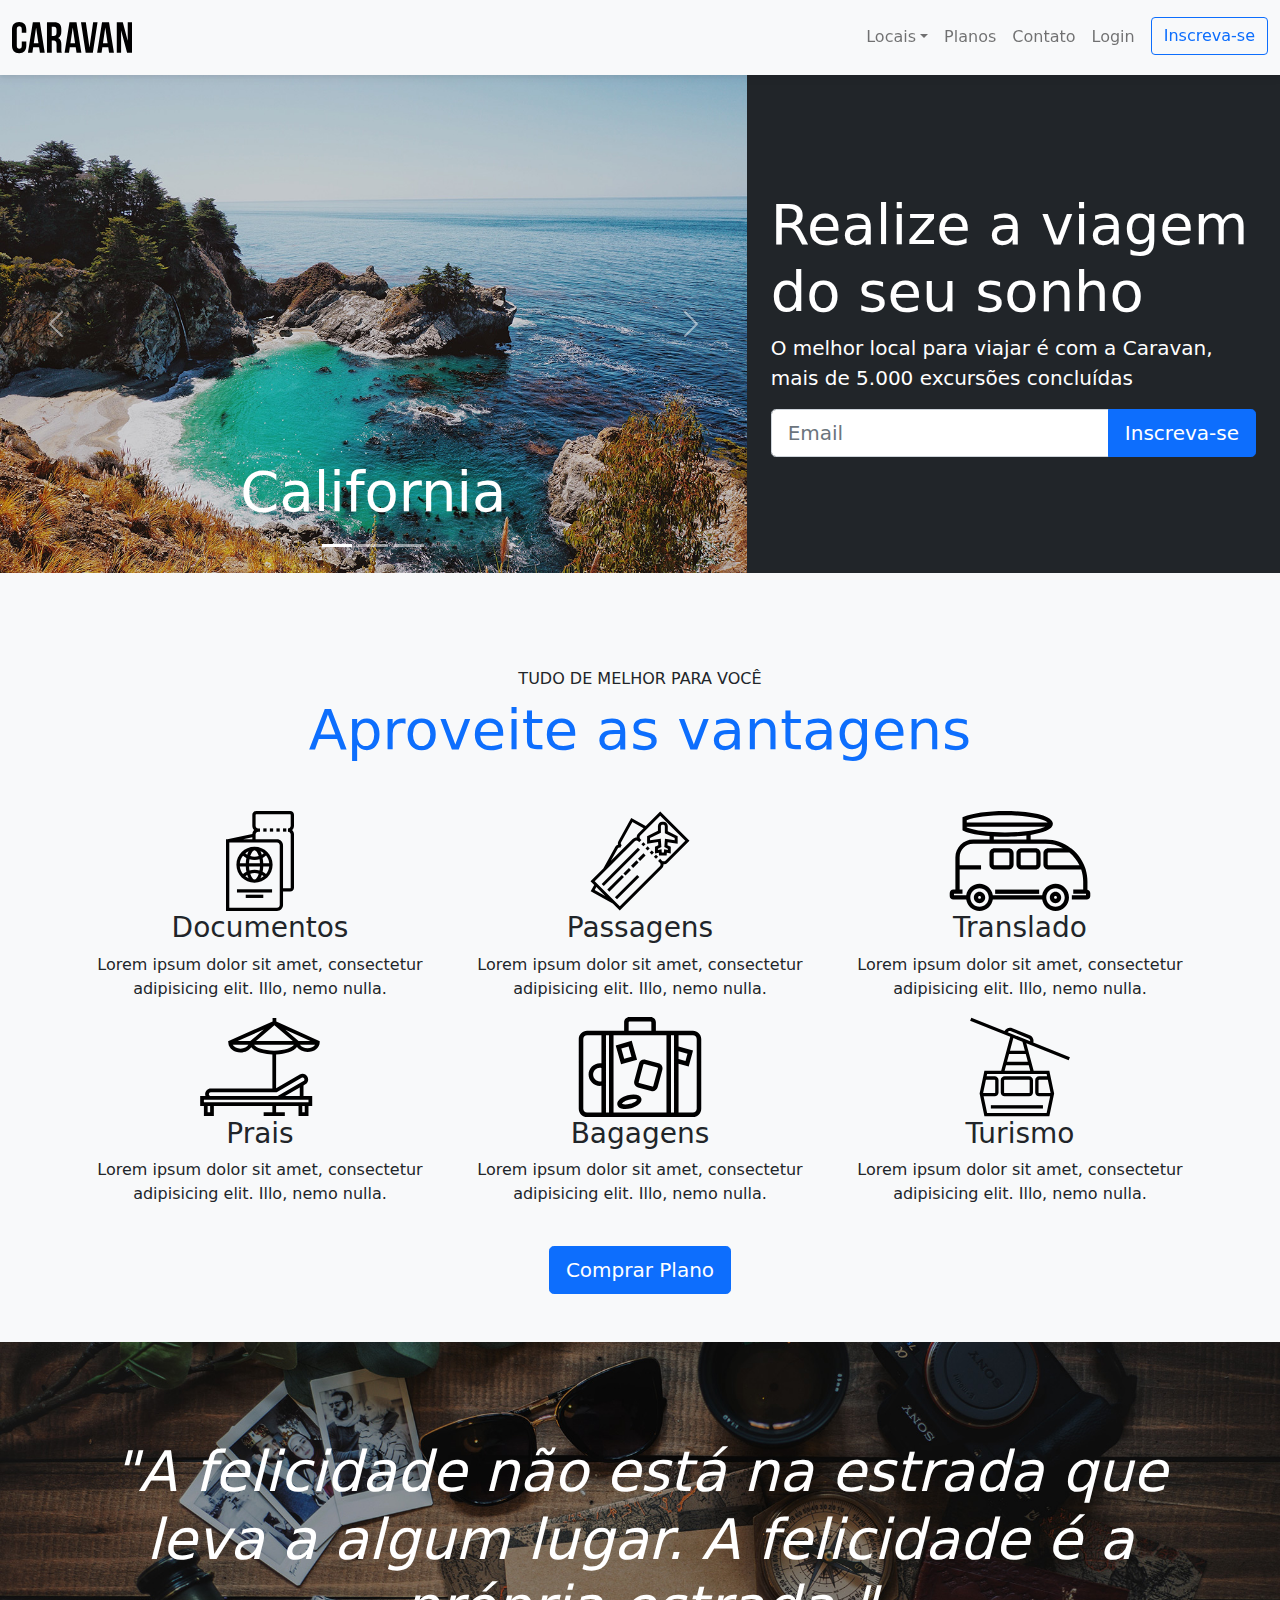
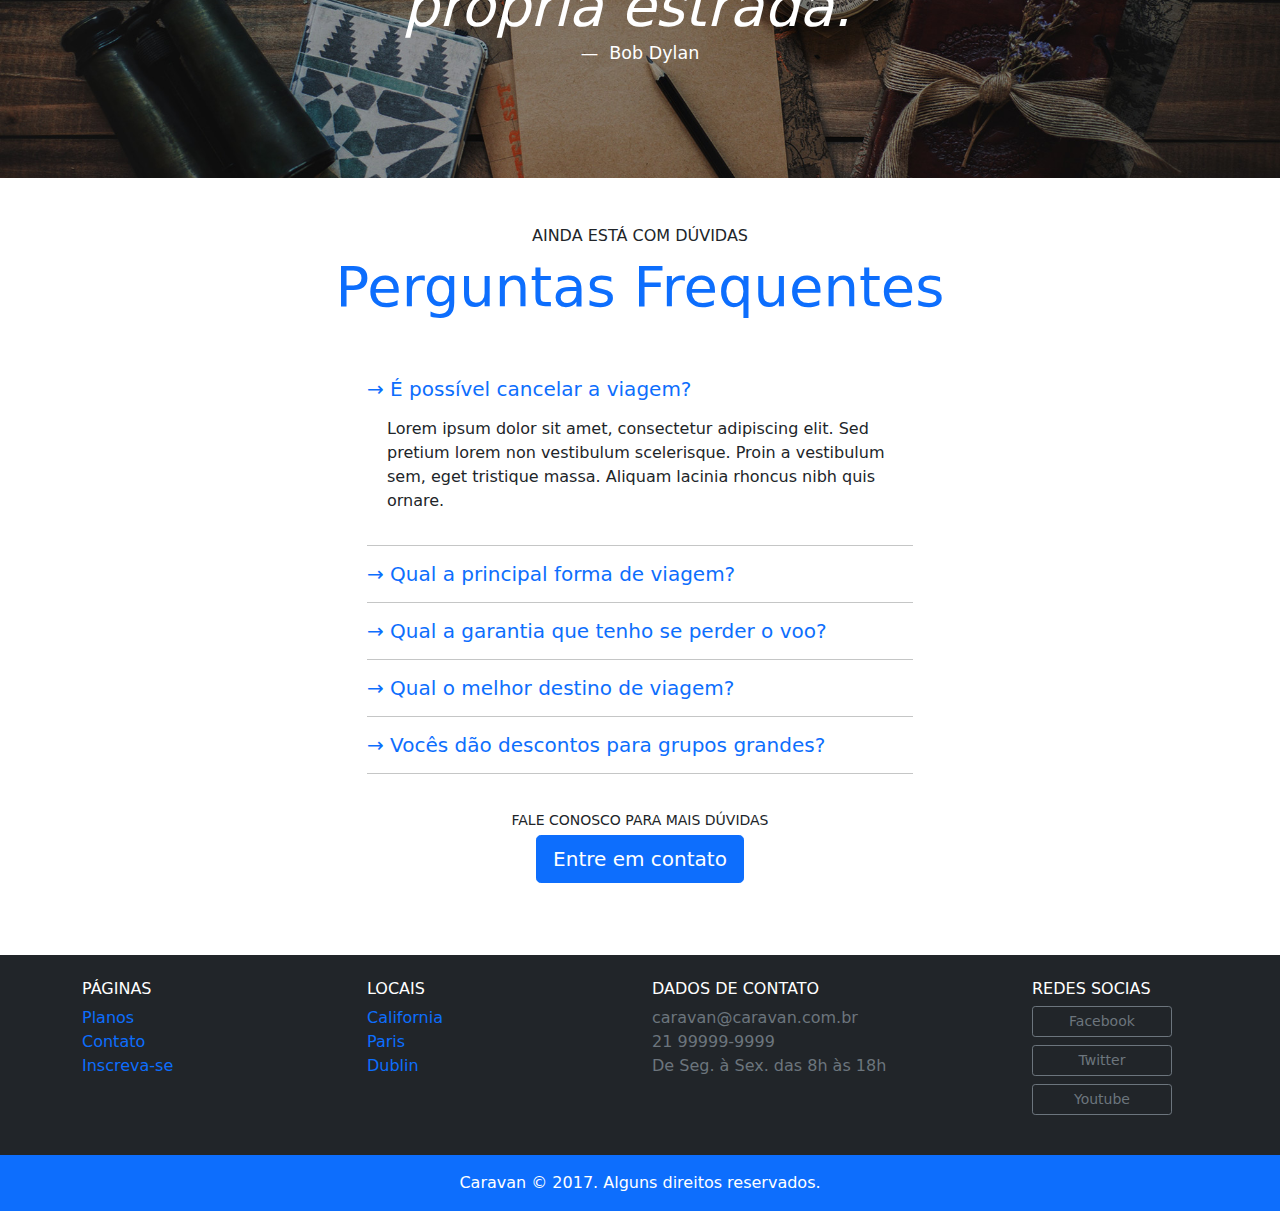
<file: index.html>
<!DOCTYPE html>
<html>
  <head>
    <title>Caravan</title>
    
    <meta charset="utf-8">
    <meta name="viewport" content="width=device-width, initial-scale=1, shrink-to-fit=no">
    
    <link rel="stylesheet" href="css/bootstrap.css">
    <link rel="stylesheet" href="css/style.css">
    
  </head>
  <body>

    <!-- MODAL -->
      <div class="modal fade" id="modalLogin" tabindex="-1" aria-labelledby="exampleModalLabel" aria-hidden="true">
        <div class="modal-dialog">
          <div class="modal-content">
            <div class="modal-header">
              <h5 class="modal-title" id="exampleModalLabel">Entre na sua conta</h5>
              <button type="button" class="btn-close" data-bs-dismiss="modal" aria-label="Close"></button>
            </div>
            <div class="modal-body">
              <form>
                <div class="mb-3">
                  <label for="loginEmail" class="form-label">Email</label>
                  <input type="email" class="form-control" id="loginEmail" aria-describedby="emailHelp">
                </div>
                <div class="mb-3">
                  <label for="loginSenha" class="form-label">Senha</label>
                  <input type="password" class="form-control" id="loginSenha">
                </div>
                <button type="submit" class="btn btn-primary">Entrar na conta</button>
                <div class="form-text">Esqueceu a senha? <a href="#">Clique aqui</a>.</div>
              </form>
            </div>
          </div>
        </div>
      </div>
    <!-- Fecha Modal -->
    <nav class="container-fluid navbar fixed-top navbar-expand-md navbar-light bg-light py-3 box-shadow">
      <a href="index.html" class="navbar-brand">
        <img src="img/caravan.svg" alt="Caravan">
      </a>
      <button class="navbar-toggler" type="button" data-bs-toggle="collapse" data-bs-target="#navbarSupportedContent" aria-controls="navbarSupportedContent" aria-expanded="false" aria-label="Abrir navegação">
        <span class="navbar-toggler-icon"></span>
      </button>

      <div class="collapse navbar-collapse" id="navbarSupportedContent">
        <ul class="navbar-nav ms-auto">
          <li class="nav-item dropdown">
            <a class="nav-link dropdown-toggle" id="navbarDropdown" role="button" data-bs-toggle="dropdown" aria-expanded="false" href="#">Locais</a>
            <div class="dropdown-menu" aria-labelledby="navbarDropdown">
              <a class="dropdown-item" href="local.html">California</a>
              <a class="dropdown-item" href="local.html">Paris</a>
              <a class="dropdown-item" href="local.html">Dublin</a>

            </div>
          </li>
          <li class="nav-item">
            <a class="nav-link" href="planos.html">Planos</a>
          </li>
          <li class="nav-item">
            <a class="nav-link" href="contato.html">Contato</a>
          </li>
          <li class="nav-item">
            <a class="nav-link" href="#" data-bs-toggle="modal" data-bs-target="#modalLogin">Login</a>
          </li>
          <li class="nav-item">
            <a class="btn btn-outline-primary ms-md-2" href="inscricao.html">Inscreva-se</a>
          </li>
        </ul>
      </div>

    </nav>
    
    <section class="container-fluid">
      <div class="row bg-dark text-white align-items-center">
        <div class="col-lg-7 p-0">
          <div id="carouselCidades" class="carousel slide" data-bs-ride="carousel">
            <div class="carousel-indicators">
              <button type="button" data-bs-target="#carouselCidades" data-bs-slide-to="0" class="active" aria-current="true" aria-label="Slide 1"></button>
              <button type="button" data-bs-target="#carouselCidades" data-bs-slide-to="1" aria-label="Slide 2"></button>
              <button type="button" data-bs-target="#carouselCidades" data-bs-slide-to="2" aria-label="Slide 3"></button>
            </div>
            <div class="carousel-inner">
              <div class="carousel-item animation active">
                <img src="img/california.jpg" class="d-block w-100" alt="california">
                <div class="carousel-caption d-md-block">
                  <h5 class="display-4">California</h5> 
                </div>
              </div>
              <div class="carousel-item animation">
                <img src="img/paris.jpg" class="d-block w-100" alt="paris">
                <div class="carousel-caption d-md-block">
                  <h5 class="display-4">Paris</h5> 
                </div>
              </div>
              <div class="carousel-item animation">
                <img src="img/dublin.jpg" class="d-block w-100" alt="dublin">
                <div class="carousel-caption d-md-block">
                  <h5 class="display-4">Dublin</h5> 
                </div>
              </div>
            </div>
            <button class="carousel-control-prev" type="button" data-bs-target="#carouselCidades" data-bs-slide="prev">
              <span class="carousel-control-prev-icon" aria-hidden="true"></span>
              <span class="visually-hidden">Anterior</span>
            </button>
            <button class="carousel-control-next" type="button" data-bs-target="#carouselCidades" data-bs-slide="next">
              <span class="carousel-control-next-icon" aria-hidden="true"></span>
              <span class="visually-hidden">Proximo</span>
            </button>
          </div>
        </div>
        <div class="col-lg-5 p-4">
          <h1 class="display-4">
            Realize a viagem do seu sonho
          </h1>
          <p class="lead">
            O melhor local para viajar é com a Caravan, mais de 5.000 excursões concluídas
          </p>
          <form>
            <div class="input-group input-group-lg">
              <input type="text" class="form-control" placeholder="Email" aria-label="Email" aria-describedby="button-addon2">
              <button class="btn btn-primary" type="button" id="button-addon2">Inscreva-se</button>
            </div>
          </form>
        </div>

      </div>
    </section>

    <section class="bg-light py-5 text-center">
      <div class="container">
        <div class="my-5">
          <span class="h6 d-block">TUDO DE MELHOR PARA VOCÊ</span>
          <h2 class="display-4 text-primary">Aproveite as vantagens</h2>
        </div>
        <div class="row">
          <div class="col-xl-4 col-md-6">
            <div style="height: 100px;" class="d-flex justify-content-center"><img src="img/icones/passaporte.svg" alt="Passaporte"></div>
            <h3>Documentos</h3>
            <p>
              Lorem ipsum dolor sit amet, consectetur adipisicing elit. Illo, nemo nulla.
            </p>
          </div>
          <div class="col-xl-4 col-md-6">
            <div style="height: 100px;" class="d-flex justify-content-center"><img src="img/icones/passagens.svg" alt="Passagens"></div>
            <h3>Passagens</h3>
            <p>
              Lorem ipsum dolor sit amet, consectetur adipisicing elit. Illo, nemo nulla.
            </p>
          </div>
          <div class="col-xl-4 col-md-6">
            <div style="height: 100px;" class="d-flex justify-content-center"><img src="img/icones/translado.svg" alt="Translado"></div>
            <h3>Translado</h3>
            <p>
              Lorem ipsum dolor sit amet, consectetur adipisicing elit. Illo, nemo nulla.
            </p>
          </div>
          <div class="col-xl-4 col-md-6">
            <div style="height: 100px;" class="d-flex justify-content-center"><img src="img/icones/praias.svg" alt="Prais"></div>
            <h3>Prais</h3>
            <p>
              Lorem ipsum dolor sit amet, consectetur adipisicing elit. Illo, nemo nulla.
            </p>
          </div>
          <div class="col-xl-4 col-md-6">
            <div style="height: 100px;" class="d-flex justify-content-center"><img src="img/icones/bagagens.svg" alt="Bagagens"></div>
            <h3>Bagagens</h3>
            <p>
              Lorem ipsum dolor sit amet, consectetur adipisicing elit. Illo, nemo nulla.
            </p>
          </div>
          <div class="col-xl-4 col-md-6">
            <div style="height: 100px;" class="d-flex justify-content-center"><img src="img/icones/turismo.svg" alt="Turismo"></div>
            <h3>Turismo</h3>
            <p>
              Lorem ipsum dolor sit amet, consectetur adipisicing elit. Illo, nemo nulla.
            </p>
          </div>
        

        </div>
      
        <a class="btn btn-primary btn-lg mt-4" href="planos.html">Comprar Plano</a>
      
      </div>
    </section>
    <section id="home-quote" class="p-md-5">
      <blockquote class="blockquote text-center text-white p-md-5 p-3">
        <p class="display-4"><em>"A felicidade não está na estrada que leva a algum lugar. A felicidade é a própria estrada."</em></p>
        <footer class="blockquote-footer text-white">
          Bob Dylan
        </footer>
      </blockquote>
    </section>
    <section class="container">
      <div class="my-5 text-center">
        <span class="h6 d-block">AINDA ESTÁ COM DÚVIDAS</span>
        <h2 class="display-4 text-primary">Perguntas Frequentes</h2>
      </div>
      <div class="row justify-content-center">
        <div class="col-md-6" id="perguntasFrequentes">
          <div class="accordion accordion-flush" id="accordionFlushExample">
            <div class="accordion-item py-2">
              <h2 class="accordion-header" id="flush-headingOne">
                <div class="lead text-primary collapsed" type="button" data-bs-toggle="collapse" data-bs-target="#pergunta1" aria-expanded="false" aria-controls="flush-collapseOne">
                  → É possível cancelar a viagem?
                </div>
              </h2>
              <div id="pergunta1" class="accordion-collapse collapse anima-tab show" aria-labelledby="flush-headingOne" data-bs-parent="#accordionFlushExample">
                <div class="accordion-body">Lorem ipsum dolor sit amet, consectetur adipiscing elit. Sed pretium lorem non vestibulum scelerisque. Proin a vestibulum sem, eget tristique massa. Aliquam lacinia rhoncus nibh quis ornare.</div>
              </div>
            </div>
            <hr class="dropdown-divider">
            <div class="accordion-item py-2">
              <h2 class="accordion-header" id="flush-headingOne">
                <div class="lead text-primary collapsed" type="button" data-bs-toggle="collapse" data-bs-target="#pergunta2" aria-expanded="false" aria-controls="flush-collapseOne">
                  → Qual a principal forma de viagem?
                </div>
              </h2>
              <div id="pergunta2" class="accordion-collapse collapse anima-tab" aria-labelledby="flush-headingOne" data-bs-parent="#accordionFlushExample">
                <div class="accordion-body">Lorem ipsum dolor sit amet, consectetur adipiscing elit. Sed pretium lorem non vestibulum scelerisque. Proin a vestibulum sem, eget tristique massa. Aliquam lacinia rhoncus nibh quis ornare.</div>
              </div>
            </div>
            <hr class="dropdown-divider">
            <div class="accordion-item py-2">
              <h2 class="accordion-header" id="flush-headingOne">
                <div class="lead text-primary collapsed" type="button" data-bs-toggle="collapse" data-bs-target="#pergunta3" aria-expanded="false" aria-controls="flush-collapseOne">
                  → Qual a garantia que tenho se perder o voo?
                </div>
              </h2>
              <div id="pergunta3" class="accordion-collapse collapse anima-tab" aria-labelledby="flush-headingOne" data-bs-parent="#accordionFlushExample">
                <div class="accordion-body">Lorem ipsum dolor sit amet, consectetur adipiscing elit. Sed pretium lorem non vestibulum scelerisque. Proin a vestibulum sem, eget tristique massa. Aliquam lacinia rhoncus nibh quis ornare.</div>
              </div>
            </div>
            <hr class="dropdown-divider">
            <div class="accordion-item py-2">
              <h2 class="accordion-header" id="flush-headingOne">
                <div class="lead text-primary collapsed" type="button" data-bs-toggle="collapse" data-bs-target="#pergunta4" aria-expanded="false" aria-controls="flush-collapseOne">
                  → Qual o melhor destino de viagem?
                </div>
              </h2>
              <div id="pergunta4" class="accordion-collapse collapse anima-tab" aria-labelledby="flush-headingOne" data-bs-parent="#accordionFlushExample">
                <div class="accordion-body">Lorem ipsum dolor sit amet, consectetur adipiscing elit. Sed pretium lorem non vestibulum scelerisque. Proin a vestibulum sem, eget tristique massa. Aliquam lacinia rhoncus nibh quis ornare.</div>
              </div>
            </div>
            <hr class="dropdown-divider">
            <div class="accordion-item py-2">
              <h2 class="accordion-header" id="flush-headingOne">
                <div class="lead text-primary collapsed" type="button" data-bs-toggle="collapse" data-bs-target="#pergunta5" aria-expanded="false" aria-controls="flush-collapseOne">
                  → Vocês dão descontos para grupos grandes?
                </div>
              </h2>
              <div id="pergunta5" class="accordion-collapse collapse anima-tab" aria-labelledby="flush-headingOne" data-bs-parent="#accordionFlushExample">
                <div class="accordion-body">Lorem ipsum dolor sit amet, consectetur adipiscing elit. Sed pretium lorem non vestibulum scelerisque. Proin a vestibulum sem, eget tristique massa. Aliquam lacinia rhoncus nibh quis ornare.</div>
              </div>
            </div>
            <hr class="dropdown-divider">
          </div>
      </div>
      <div class="text-center my-4">
        <p class="small m-1">FALE CONOSCO PARA MAIS DÚVIDAS</p>
        <a class="btn btn-primary btn-lg" href="contato.html">Entre em contato</a>
      </div>
    </section>

    <footer class="bg-dark text-white mt-5" >
      <div class="container py-4">
        <div class="row">
          <div class="col-md-3 col-6">
            <h4 class="h6">
              PÁGINAS
            </h4>
            <ul class="list-unstyled ">
              <li><a class="text-decoration-none" href="planos.html">Planos</a></li>
              <li><a class="text-decoration-none" href="contato.html">Contato</a></li>
              <li><a class="text-decoration-none" href="inscricao.html">Inscreva-se</a></li>
            </ul>
          </div>
          <div class="col-md-3 col-6">
            <h4 class="h6">
              LOCAIS
            </h4>
            <ul class="list-unstyled">
              <li><a class="text-decoration-none" href="local.html">California</a></li>
              <li><a class="text-decoration-none" href="local.html">Paris</a></li>
              <li><a class="text-decoration-none" href="local.html">Dublin</a></li>
            </ul>
          </div>
          <div class="col-md-4">
            <h4 class="h6">
              DADOS DE CONTATO
            </h4>
            <ul class="list-unstyled text-secondary">
              <li>caravan@caravan.com.br</li>
              <li>21 99999-9999</li>
              <li>De Seg. à Sex. das 8h às 18h</li>
            </ul>
          </div>
          <div class="col-md-2">
            <h4 class="h6">
              REDES SOCIAS
            </h4>
            <ul class="list-unstyled text-secondary">
              <li><a style="max-width: 140px;" class="btn btn-outline-secondary btn-sm d-block mb-2" href="#">Facebook</a></li>
              <li><a style="max-width: 140px;" class="btn btn-outline-secondary btn-sm d-block mb-2" href="#">Twitter</a></li>
              <li><a style="max-width: 140px;" class="btn btn-outline-secondary btn-sm  d-block mb-2" href="#">Youtube</a></li>
            </ul>
          </div>
        </div>
      </div>
      <div class="bg-primary text-center py-3">
        <p class="mb-0">
          Caravan © 2017. Alguns direitos reservados.
        </p>
      </div>
    </footer>
    
    <script type="text/javascript" src="js/popper.min.js"></script>
    <script type="text/javascript" src="js/bootstrap.js"></script>
    <script type="text/javascript" src="js/app.js"></script>
  </body>
</html>
</file>
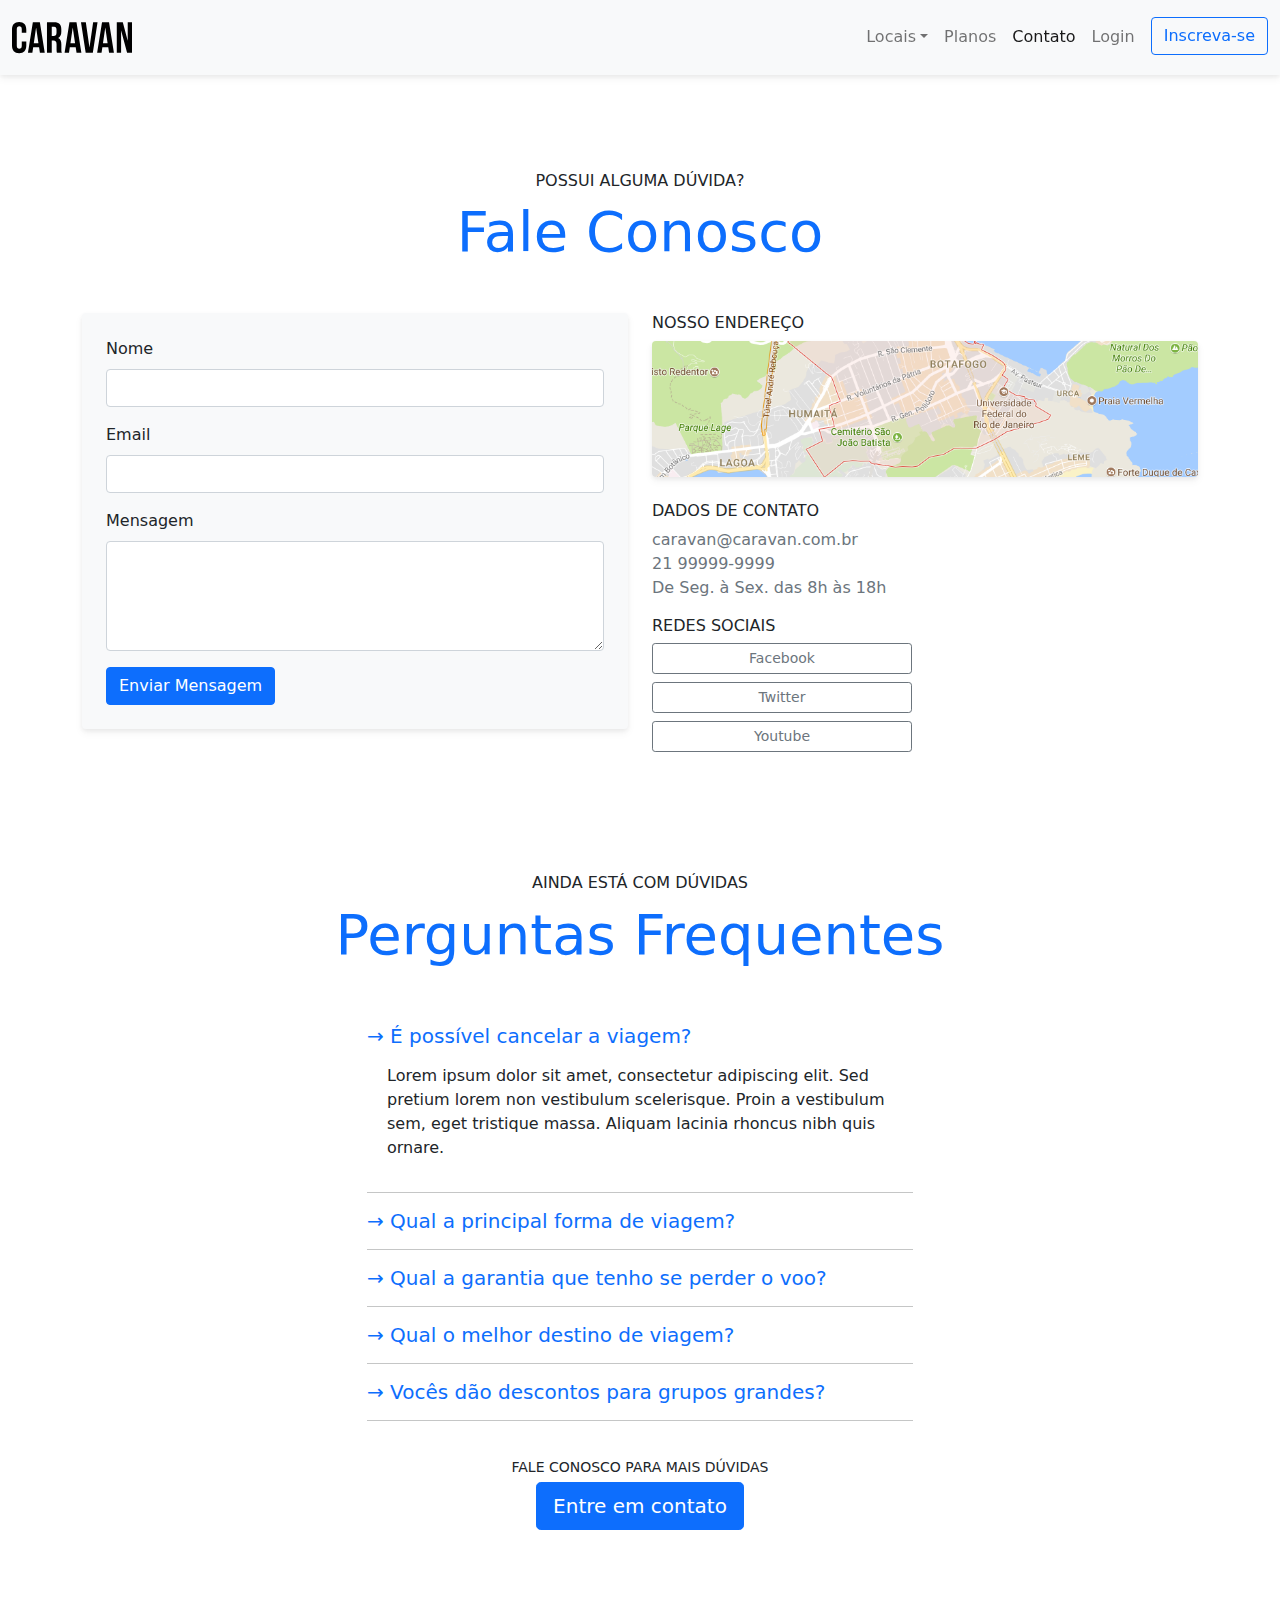
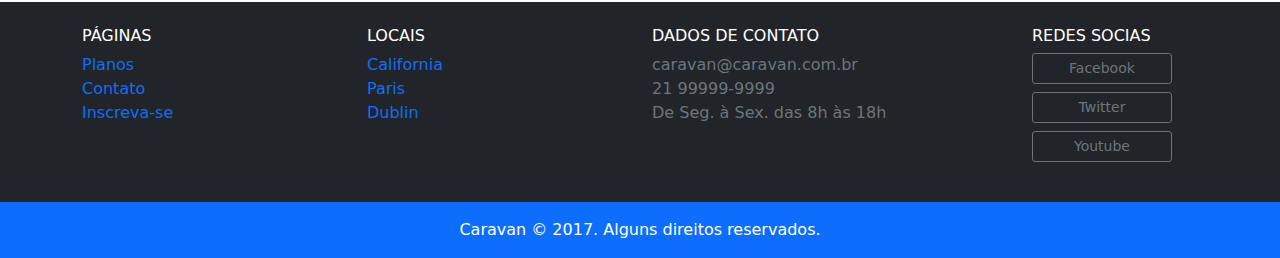
<file: contato.html>
<!DOCTYPE html>
<html>
  <head>
    <title>Caravan - Contato</title>
    
    <meta charset="utf-8">
    <meta name="viewport" content="width=device-width, initial-scale=1, shrink-to-fit=no">
    
    <link rel="stylesheet" href="css/bootstrap.css">
    <link rel="stylesheet" href="css/style.css">
    
  </head>
  <body>

    <!-- MODAL -->
      <div class="modal fade" id="modalLogin" tabindex="-1" aria-labelledby="exampleModalLabel" aria-hidden="true">
        <div class="modal-dialog">
          <div class="modal-content">
            <div class="modal-header">
              <h5 class="modal-title" id="exampleModalLabel">Entre na sua conta</h5>
              <button type="button" class="btn-close" data-bs-dismiss="modal" aria-label="Close"></button>
            </div>
            <div class="modal-body">
              <form>
                <div class="mb-3">
                  <label for="loginEmail" class="form-label">Email</label>
                  <input type="email" class="form-control" id="loginEmail" aria-describedby="emailHelp">
                </div>
                <div class="mb-3">
                  <label for="loginSenha" class="form-label">Senha</label>
                  <input type="password" class="form-control" id="loginSenha">
                </div>
                <button type="submit" class="btn btn-primary">Entrar na conta</button>
                <div class="form-text">Esqueceu a senha? <a href="#">Clique aqui</a>.</div>
              </form>
            </div>
          </div>
        </div>
      </div>
    <!-- Fecha Modal -->
    <nav class="container-fluid navbar fixed-top navbar-expand-md navbar-light bg-light py-3 box-shadow">
      <a href="index.html" class="navbar-brand">
        <img src="img/caravan.svg" alt="Caravan">
      </a>
      <button class="navbar-toggler" type="button" data-bs-toggle="collapse" data-bs-target="#navbarSupportedContent" aria-controls="navbarSupportedContent" aria-expanded="false" aria-label="Abrir navegação">
        <span class="navbar-toggler-icon"></span>
      </button>

      <div class="collapse navbar-collapse" id="navbarSupportedContent">
        <ul class="navbar-nav ms-auto">
          <li class="nav-item dropdown">
            <a class="nav-link dropdown-toggle" id="navbarDropdown" role="button" data-bs-toggle="dropdown" aria-expanded="false" href="#">Locais</a>
            <div class="dropdown-menu" aria-labelledby="navbarDropdown">
              <a class="dropdown-item" href="local.html">California</a>
              <a class="dropdown-item" href="local.html">Paris</a>
              <a class="dropdown-item" href="local.html">Dublin</a>

            </div>
          </li>
          <li class="nav-item">
            <a class="nav-link" href="planos.html">Planos</a>
          </li>
          <li class="nav-item">
            <a class="nav-link active" href="contato.html">Contato</a>
          </li>
          <li class="nav-item">
            <a class="nav-link" href="#" data-bs-toggle="modal" data-bs-target="#modalLogin">Login</a>
          </li>
          <li class="nav-item">
            <a class="btn btn-outline-primary ms-md-2" href="inscricao.html">Inscreva-se</a>
          </li>
        </ul>
      </div>

    </nav>
    
  
    <section class="container py-5">
      <div class="my-5 text-center">
        <span class="h6 d-block">POSSUI ALGUMA DÚVIDA?</span>
        <h1 class="display-4 text-primary">Fale Conosco</h1>
      </div>  
      <div class="row">
        <div class="col-lg mb-5">
          <form class="bg-light rounded p-4 box-shadow">
            <div class="mb-3">
              <label for="clienteNome" class="form-label">Nome</label>
              <input type="text" class="form-control" id="clienteNome" aria-describedby="emailHelp">
            </div>
            <div class="mb-3">
              <label for="clienteEmail" class="form-label">Email</label>
              <input type="email" class="form-control" id="clienteEmail" aria-describedby="emailHelp">
            </div>
            <div class="mb-3">
              <label for="clienteMensagem" class="form-label">Mensagem</label>
              <textarea class="form-control" id="clienteMensagem" rows="4"></textarea>
            </div>
            <button type="submit" class="btn btn-primary">Enviar Mensagem</button>
          </form>
        </div>
        <div class="col-lg">
          <h2 class="h6">NOSSO ENDEREÇO</h2>
          <a href="#"><img class="img-fluid rounded box-shadow mb-4" src="img/mapa.png" alt="mapa"></a>
          <h2 class="h6">DADOS DE CONTATO</h2>
          <ul class="list-unstyled text-secondary">
            <li>caravan@caravan.com.br</li>
            <li>21 99999-9999</li>
            <li>De Seg. à Sex. das 8h às 18h</li>
          </ul>
          <h2 class="h6">REDES SOCIAIS</h2>
          <ul class="list-unstyled text-secondary">
            <li><a style="max-width: 260px;" class="btn btn-outline-secondary btn-sm d-block mb-2" href="#">Facebook</a></li>
            <li><a style="max-width: 260px;" class="btn btn-outline-secondary btn-sm d-block mb-2" href="#">Twitter</a></li>
            <li><a style="max-width: 260px;" class="btn btn-outline-secondary btn-sm  d-block mb-2" href="#">Youtube</a></li>
          </ul>
        </div>
      </div>
    </section>
  
    <section class="container">
      <div class="my-5 text-center">
        <span class="h6 d-block">AINDA ESTÁ COM DÚVIDAS</span>
        <h2 class="display-4 text-primary">Perguntas Frequentes</h2>
      </div>
      <div class="row justify-content-center">
        <div class="col-md-6" id="perguntasFrequentes">
          <div class="accordion accordion-flush" id="accordionFlushExample">
            <div class="accordion-item py-2">
              <h2 class="accordion-header" id="flush-headingOne">
                <div class="lead text-primary collapsed" type="button" data-bs-toggle="collapse" data-bs-target="#pergunta1" aria-expanded="false" aria-controls="flush-collapseOne">
                  → É possível cancelar a viagem?
                </div>
              </h2>
              <div id="pergunta1" class="accordion-collapse collapse anima-tab show" aria-labelledby="flush-headingOne" data-bs-parent="#accordionFlushExample">
                <div class="accordion-body">Lorem ipsum dolor sit amet, consectetur adipiscing elit. Sed pretium lorem non vestibulum scelerisque. Proin a vestibulum sem, eget tristique massa. Aliquam lacinia rhoncus nibh quis ornare.</div>
              </div>
            </div>
            <hr class="dropdown-divider">
            <div class="accordion-item py-2">
              <h2 class="accordion-header" id="flush-headingOne">
                <div class="lead text-primary collapsed" type="button" data-bs-toggle="collapse" data-bs-target="#pergunta2" aria-expanded="false" aria-controls="flush-collapseOne">
                  → Qual a principal forma de viagem?
                </div>
              </h2>
              <div id="pergunta2" class="accordion-collapse collapse anima-tab" aria-labelledby="flush-headingOne" data-bs-parent="#accordionFlushExample">
                <div class="accordion-body">Lorem ipsum dolor sit amet, consectetur adipiscing elit. Sed pretium lorem non vestibulum scelerisque. Proin a vestibulum sem, eget tristique massa. Aliquam lacinia rhoncus nibh quis ornare.</div>
              </div>
            </div>
            <hr class="dropdown-divider">
            <div class="accordion-item py-2">
              <h2 class="accordion-header" id="flush-headingOne">
                <div class="lead text-primary collapsed" type="button" data-bs-toggle="collapse" data-bs-target="#pergunta3" aria-expanded="false" aria-controls="flush-collapseOne">
                  → Qual a garantia que tenho se perder o voo?
                </div>
              </h2>
              <div id="pergunta3" class="accordion-collapse collapse anima-tab" aria-labelledby="flush-headingOne" data-bs-parent="#accordionFlushExample">
                <div class="accordion-body">Lorem ipsum dolor sit amet, consectetur adipiscing elit. Sed pretium lorem non vestibulum scelerisque. Proin a vestibulum sem, eget tristique massa. Aliquam lacinia rhoncus nibh quis ornare.</div>
              </div>
            </div>
            <hr class="dropdown-divider">
            <div class="accordion-item py-2">
              <h2 class="accordion-header" id="flush-headingOne">
                <div class="lead text-primary collapsed" type="button" data-bs-toggle="collapse" data-bs-target="#pergunta4" aria-expanded="false" aria-controls="flush-collapseOne">
                  → Qual o melhor destino de viagem?
                </div>
              </h2>
              <div id="pergunta4" class="accordion-collapse collapse anima-tab" aria-labelledby="flush-headingOne" data-bs-parent="#accordionFlushExample">
                <div class="accordion-body">Lorem ipsum dolor sit amet, consectetur adipiscing elit. Sed pretium lorem non vestibulum scelerisque. Proin a vestibulum sem, eget tristique massa. Aliquam lacinia rhoncus nibh quis ornare.</div>
              </div>
            </div>
            <hr class="dropdown-divider">
            <div class="accordion-item py-2">
              <h2 class="accordion-header" id="flush-headingOne">
                <div class="lead text-primary collapsed" type="button" data-bs-toggle="collapse" data-bs-target="#pergunta5" aria-expanded="false" aria-controls="flush-collapseOne">
                  → Vocês dão descontos para grupos grandes?
                </div>
              </h2>
              <div id="pergunta5" class="accordion-collapse collapse anima-tab" aria-labelledby="flush-headingOne" data-bs-parent="#accordionFlushExample">
                <div class="accordion-body">Lorem ipsum dolor sit amet, consectetur adipiscing elit. Sed pretium lorem non vestibulum scelerisque. Proin a vestibulum sem, eget tristique massa. Aliquam lacinia rhoncus nibh quis ornare.</div>
              </div>
            </div>
            <hr class="dropdown-divider">
          </div>
      </div>
      <div class="text-center my-4">
        <p class="small m-1">FALE CONOSCO PARA MAIS DÚVIDAS</p>
        <a class="btn btn-primary btn-lg" href="contato.html">Entre em contato</a>
      </div>
    </section>

    <footer class="bg-dark text-white mt-5" >
      <div class="container py-4">
        <div class="row">
          <div class="col-md-3 col-6">
            <h4 class="h6">
              PÁGINAS
            </h4>
            <ul class="list-unstyled ">
              <li><a class="text-decoration-none" href="planos.html">Planos</a></li>
              <li><a class="text-decoration-none" href="contato.html">Contato</a></li>
              <li><a class="text-decoration-none" href="inscricao.html">Inscreva-se</a></li>
            </ul>
          </div>
          <div class="col-md-3 col-6">
            <h4 class="h6">
              LOCAIS
            </h4>
            <ul class="list-unstyled">
              <li><a class="text-decoration-none" href="local.html">California</a></li>
              <li><a class="text-decoration-none" href="local.html">Paris</a></li>
              <li><a class="text-decoration-none" href="local.html">Dublin</a></li>
            </ul>
          </div>
          <div class="col-md-4">
            <h4 class="h6">
              DADOS DE CONTATO
            </h4>
            <ul class="list-unstyled text-secondary">
              <li>caravan@caravan.com.br</li>
              <li>21 99999-9999</li>
              <li>De Seg. à Sex. das 8h às 18h</li>
            </ul>
          </div>
          <div class="col-md-2">
            <h4 class="h6">
              REDES SOCIAS
            </h4>
            <ul class="list-unstyled text-secondary">
              <li><a style="max-width: 140px;" class="btn btn-outline-secondary btn-sm d-block mb-2" href="#">Facebook</a></li>
              <li><a style="max-width: 140px;" class="btn btn-outline-secondary btn-sm d-block mb-2" href="#">Twitter</a></li>
              <li><a style="max-width: 140px;" class="btn btn-outline-secondary btn-sm  d-block mb-2" href="#">Youtube</a></li>
            </ul>
          </div>
        </div>
      </div>
      <div class="bg-primary text-center py-3">
        <p class="mb-0">
          Caravan © 2017. Alguns direitos reservados.
        </p>
      </div>
    </footer>
    
    <script type="text/javascript" src="js/popper.min.js"></script>
    <script type="text/javascript" src="js/bootstrap.js"></script>
    <script type="text/javascript" src="js/app.js"></script>
  </body>
</html>
</file>
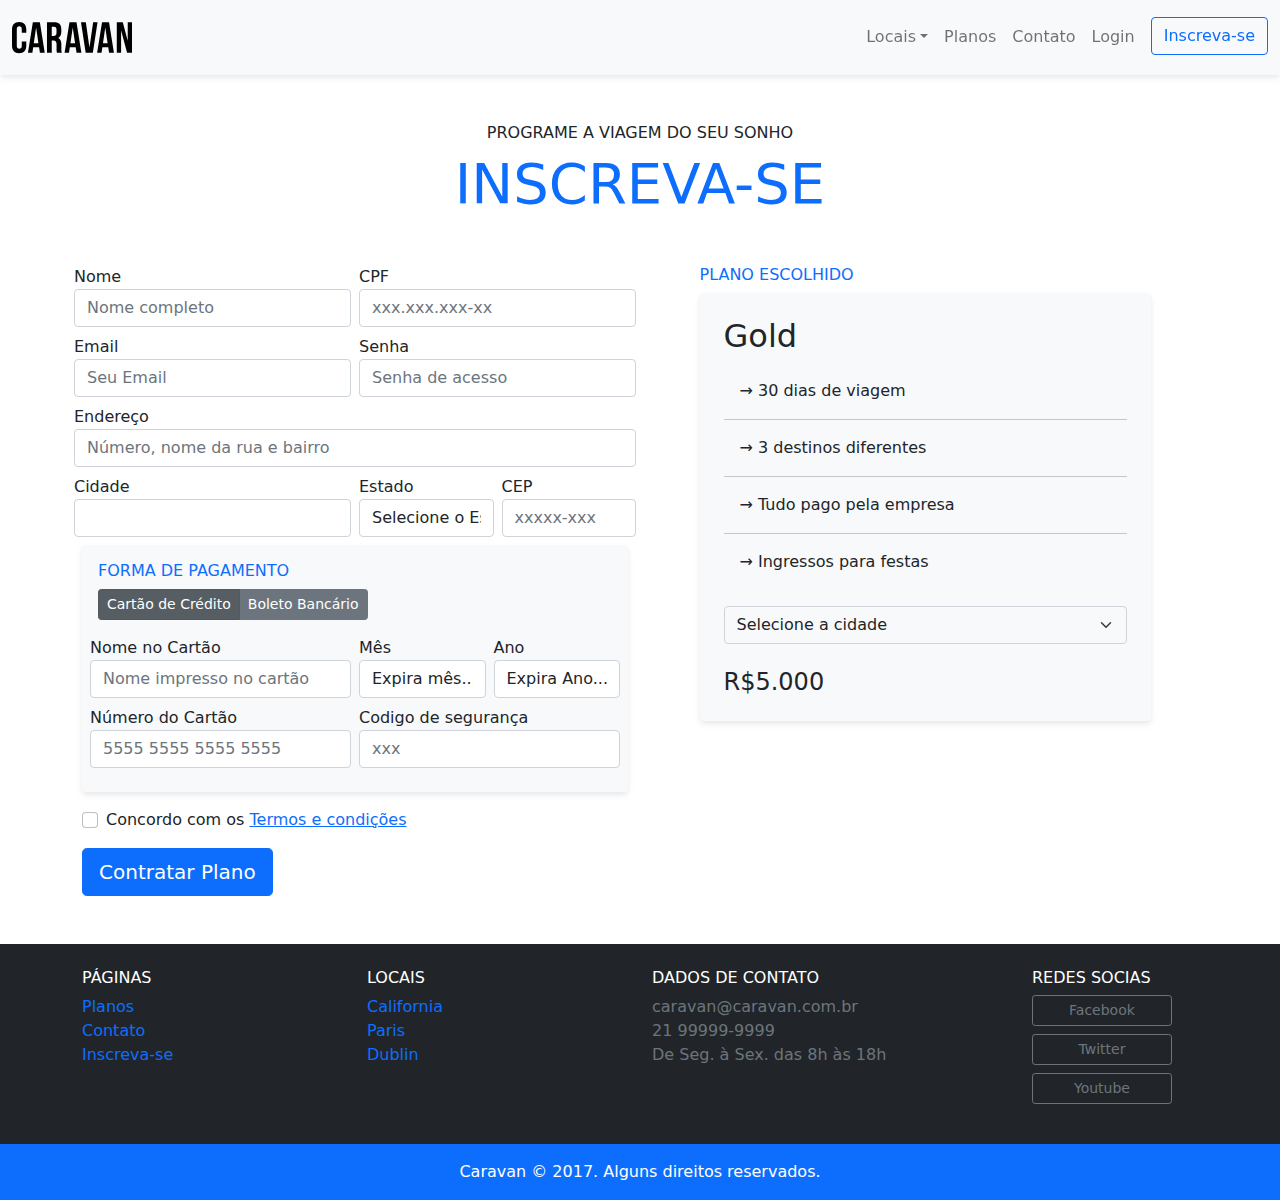
<file: inscricao.html>
<!DOCTYPE html>
<html>
  <head>
    <title>Caravan</title>
    
    <meta charset="utf-8">
    <meta name="viewport" content="width=device-width, initial-scale=1, shrink-to-fit=no">
    
    <link rel="stylesheet" href="css/bootstrap.css">
    <link rel="stylesheet" href="css/style.css">
    
  </head>
  <body>

    <!-- MODAL -->
      <div class="modal fade" id="modalLogin" tabindex="-1" aria-labelledby="exampleModalLabel" aria-hidden="true">
        <div class="modal-dialog">
          <div class="modal-content">
            <div class="modal-header">
              <h5 class="modal-title" id="exampleModalLabel">Entre na sua conta</h5>
              <button type="button" class="btn-close" data-bs-dismiss="modal" aria-label="Close"></button>
            </div>
            <div class="modal-body">
              <form>
                <div class="mb-3">
                  <label for="loginEmail" class="form-label">Email</label>
                  <input type="email" class="form-control" id="loginEmail" aria-describedby="emailHelp">
                </div>
                <div class="mb-3">
                  <label for="loginSenha" class="form-label">Senha</label>
                  <input type="password" class="form-control" id="loginSenha">
                </div>
                <button type="submit" class="btn btn-primary">Entrar na conta</button>
                <div class="form-text">Esqueceu a senha? <a href="#">Clique aqui</a>.</div>
              </form>
            </div>
          </div>
        </div>
      </div>
    <!-- Fecha Modal -->
    <nav class="container-fluid navbar fixed-top navbar-expand-md navbar-light bg-light py-3 box-shadow">
      <a href="index.html" class="navbar-brand">
        <img src="img/caravan.svg" alt="Caravan">
      </a>
      <button class="navbar-toggler" type="button" data-bs-toggle="collapse" data-bs-target="#navbarSupportedContent" aria-controls="navbarSupportedContent" aria-expanded="false" aria-label="Abrir navegação">
        <span class="navbar-toggler-icon"></span>
      </button>

      <div class="collapse navbar-collapse" id="navbarSupportedContent">
        <ul class="navbar-nav ms-auto">
          <li class="nav-item dropdown">
            <a class="nav-link dropdown-toggle" id="navbarDropdown" role="button" data-bs-toggle="dropdown" aria-expanded="false" href="#">Locais</a>
            <div class="dropdown-menu" aria-labelledby="navbarDropdown">
              <a class="dropdown-item" href="local.html">California</a>
              <a class="dropdown-item" href="local.html">Paris</a>
              <a class="dropdown-item" href="local.html">Dublin</a>

            </div>
          </li>
          <li class="nav-item">
            <a class="nav-link" href="planos.html">Planos</a>
          </li>
          <li class="nav-item">
            <a class="nav-link" href="contato.html">Contato</a>
          </li>
          <li class="nav-item">
            <a class="nav-link" href="#" data-bs-toggle="modal" data-bs-target="#modalLogin">Login</a>
          </li>
          <li class="nav-item">
            <a class="btn btn-outline-primary ms-md-2" href="inscricao.html">Inscreva-se</a>
          </li>
        </ul>
      </div>

    </nav>
    
    </section>
    <section class="container">
      <div class="my-5 text-center">
        <span class="h6 d-block">PROGRAME A VIAGEM DO SEU SONHO</span>
        <h1 class="display-4 text-primary">INSCREVA-SE</h1>
      </div>
      <div class="row">
        <div class="col-lg-6">
          <form >
            <div class="row">
              <div class="form-group col-md-6 px-1 mb-2">
                <label for="inputNome">Nome</label>
                <input type="text" class="form-control" id="inputNome" placeholder="Nome completo">
              </div>
              <div class="form-group col-md-6 px-1 mb-2">
                <label for="inputCPF">CPF</label>
                <input type="text" class="form-control" id="inputCPF" placeholder="xxx.xxx.xxx-xx">
              </div>
              <div class="form-group col-md-6 px-1 mb-2">
                <label for="inputEmail">Email</label>
                <input type="email" class="form-control" id="inputEmail" placeholder="Seu Email">
              </div>
              <div class="form-group col-md-6 px-1 mb-2">
                <label for="inputSenha">Senha</label>
                <input type="password" class="form-control" id="inputSenha" placeholder="Senha de acesso">
              </div>
              <div class="form-group col-12 px-1 mb-2">
                <label for="inputEndereco">Endereço</label>
                <input type="text" class="form-control" id="inputEndereco" placeholder="Número, nome da rua e bairro">
              </div>
              <div class="form-group col-md-6 px-1 mb-2">
                <label for="inputCidade">Cidade</label>
                <input type="text" class="form-control" id="inputCidade">
              </div>
              <div class="form-group col-md-3 col-6 px-1 mb-2">
                <label for="inputEstado">Estado</label>
                <select name="" id="inputEstado" class="form-control">
                  <option>Selecione o Estado</option>
                  <option>Rio de Janeiro</option>
                  <option>São Paulo</option>
                  <option>Parána</option>
                </select>
              </div>
              <div class="form-group col-md-3 col-6 px-1 mb-2">
                <label for="inputCep">CEP</label>
                <input type="text" class="form-control" id="inputCep" placeholder="xxxxx-xxx">
              </div>
            </div>
            <div class="bg-light rounded box-shadow p-3 form-group">
              <h2 class="h6 text-primary">FORMA DE PAGAMENTO</h2>
              <nav style="width: fit-content;" class="nav btn-group mb-3" id="formaPagamento" role="tablist">
                <button type="button" class="btn btn-secondary active btn-sm" data-bs-toggle="tab" data-bs-target="#cartao" type="button" role="tab" aria-controls="cartao" aria-selected="true">Cartão de Crédito</button>
                <button type="button" class="btn btn-secondary btn-sm" data-bs-toggle="tab" data-bs-target="#boleto" type="button" role="tab" aria-controls="boleto" aria-selected="false">Boleto Bancário</button>
              </nav>
        
              <div class="tab-content" id="myTabContent">
                <div class="tab-pane fade show active" id="cartao" role="tabpanel" aria-labelledby="home-tab">
                  <form class="row">
                    <div class="row">
                      <div class="form-group col-md-6 px-1 mb-2">
                        <label for="inputNomeCartao">Nome no Cartão</label>
                        <input type="text" class="form-control" id="inputNomeCartao" placeholder="Nome impresso no cartão">
                      </div>
                      <div class="form-group col-md-3 col-6 px-1 mb-2">
                        <label for="inputMes">Mês</label>
                        <select name="" id="inputMes" class="form-control">
                          <option>Expira mês...</option>
                          <option>01</option>
                          <option>02</option>
                          <option>03</option>
                        </select>
                      </div>
                      <div class="form-group col-md-3 col-6 px-1 mb-2">
                        <label for="inputAno">Ano</label>
                        <select name="" id="inputAno" class="form-control">
                          <option>Expira Ano...</option>
                          <option>2022</option>
                          <option>2023</option>
                          <option>2024</option>
                          <option>2025</option>
                        </select>
                      </div>
                      <div class="form-group col-md-6 px-1 mb-2">
                        <label for="inputNumCartao">Número do Cartão</label>
                        <input type="text" class="form-control" id="inputNumCartao" placeholder="5555 5555 5555 5555">
                      </div>
                      <div class="form-group col-md-6 px-1 mb-2">
                        <label for="inputCodigo">Codigo de segurança</label>
                        <input type="text" class="form-control" id="inputCodigo" placeholder="xxx">
                      </div>
                    </div>
                  </form>
                </div>
                <div class="tab-pane fade" id="boleto" role="tabpanel" aria-labelledby="profile-tab">
                  <p class="lead">
                    Clique em contratar plano que enviaremos um boleto para o seu e-mail.
                  </p>
                </div>
        
              </div>
        
            </div>
            <div class="my-3 form-check">
              <input type="checkbox" class="form-check-input" id="exampleCheck1">
              <label class="form-check-label" for="exampleCheck1">Concordo com os <a href="#">Termos e condições</a></label>
            </div>
            <button type="submit" class="btn btn-primary btn-lg">Contratar Plano</button>
          </form>
        </div>
        <div class="col-lg-5 mx-auto order-first order-lg-1 mb-5">
          <h2 class="h6 text-primary " >PLANO ESCOLHIDO</h2>
          <div class="bg-light rounded p-4 box-shadow">
            <h2>Gold</h2>
            <ul class="lista-plano list-unstyled">
              <li>→ 30 dias de viagem</li>
              <li>→ 3 destinos diferentes</li>
              <li>→ Tudo pago pela empresa</li>
              <li>→ Ingressos para festas</li>
            </ul>
            <form>
              <div class="input-group mb-3">
                <select class="form-select bg-light" id="inputCidades">
                  <option selected>Selecione a cidade</option>
                  <option value="1">California</option>
                  <option value="2">Paris</option>
                  <option value="3">Dublin</option>
                </select>
              </div>
            </form>
            <div class="row mt-4">
              <div class="col">
                <span class="h4">
                  R$5.000
                </span>
              </div>
            </div>
          </div>
        </div>
      </div>
     
    </section>

    <footer class="bg-dark text-white mt-5" >
      <div class="container py-4">
        <div class="row">
          <div class="col-md-3 col-6">
            <h4 class="h6">
              PÁGINAS
            </h4>
            <ul class="list-unstyled ">
              <li><a class="text-decoration-none" href="planos.html">Planos</a></li>
              <li><a class="text-decoration-none" href="contato.html">Contato</a></li>
              <li><a class="text-decoration-none" href="inscricao.html">Inscreva-se</a></li>
            </ul>
          </div>
          <div class="col-md-3 col-6">
            <h4 class="h6">
              LOCAIS
            </h4>
            <ul class="list-unstyled">
              <li><a class="text-decoration-none" href="local.html">California</a></li>
              <li><a class="text-decoration-none" href="local.html">Paris</a></li>
              <li><a class="text-decoration-none" href="local.html">Dublin</a></li>
            </ul>
          </div>
          <div class="col-md-4">
            <h4 class="h6">
              DADOS DE CONTATO
            </h4>
            <ul class="list-unstyled text-secondary">
              <li>caravan@caravan.com.br</li>
              <li>21 99999-9999</li>
              <li>De Seg. à Sex. das 8h às 18h</li>
            </ul>
          </div>
          <div class="col-md-2">
            <h4 class="h6">
              REDES SOCIAS
            </h4>
            <ul class="list-unstyled text-secondary">
              <li><a style="max-width: 140px;" class="btn btn-outline-secondary btn-sm d-block mb-2" href="#">Facebook</a></li>
              <li><a style="max-width: 140px;" class="btn btn-outline-secondary btn-sm d-block mb-2" href="#">Twitter</a></li>
              <li><a style="max-width: 140px;" class="btn btn-outline-secondary btn-sm  d-block mb-2" href="#">Youtube</a></li>
            </ul>
          </div>
        </div>
      </div>
      <div class="bg-primary text-center py-3">
        <p class="mb-0">
          Caravan © 2017. Alguns direitos reservados.
        </p>
      </div>
    </footer>
    
    <script type="text/javascript" src="js/popper.min.js"></script>
    <script type="text/javascript" src="js/bootstrap.js"></script>
    <script type="text/javascript" src="js/app.js"></script>
  </body>
</html>
</file>
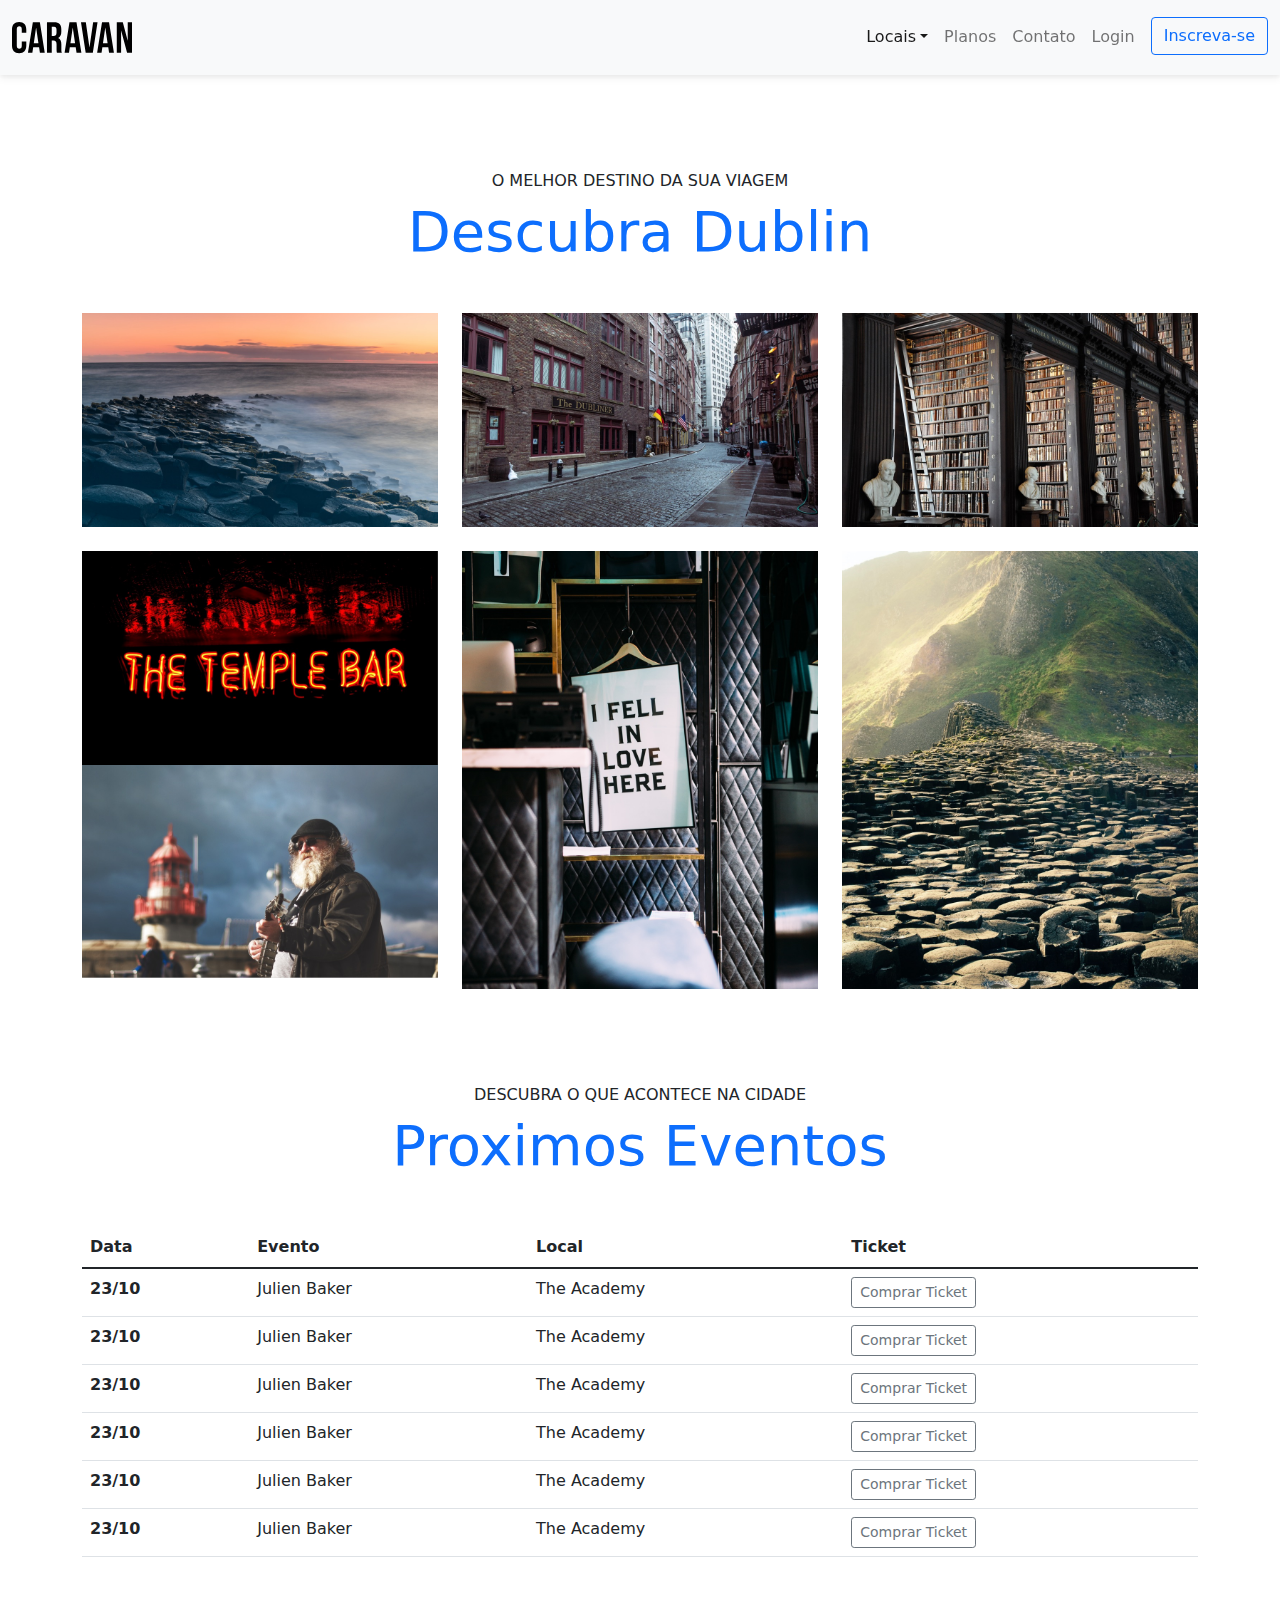
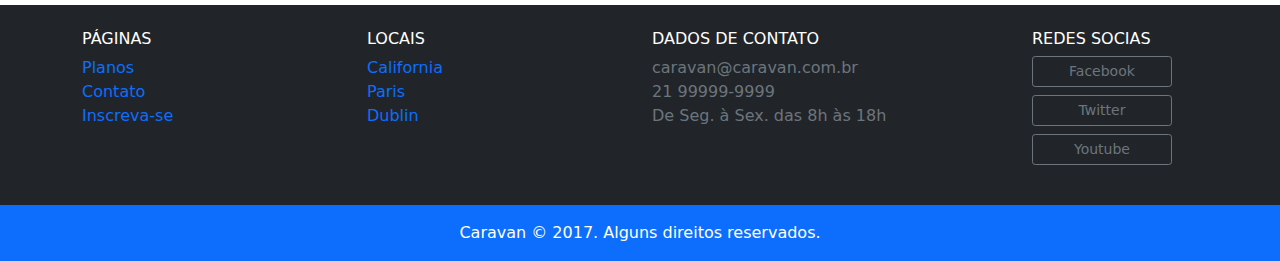
<file: local.html>
<!DOCTYPE html>
<html>
  <head>
    <title>Caravan - Local</title>
    
    <meta charset="utf-8">
    <meta name="viewport" content="width=device-width, initial-scale=1, shrink-to-fit=no">
    
    <link rel="stylesheet" href="css/bootstrap.css">
    <link rel="stylesheet" href="css/style.css">
    
  </head>
  <body>

    <!-- MODAL -->
      <div class="modal fade" id="modalLogin" tabindex="-1" aria-labelledby="exampleModalLabel" aria-hidden="true">
        <div class="modal-dialog">
          <div class="modal-content">
            <div class="modal-header">
              <h5 class="modal-title" id="exampleModalLabel">Entre na sua conta</h5>
              <button type="button" class="btn-close" data-bs-dismiss="modal" aria-label="Close"></button>
            </div>
            <div class="modal-body">
              <form>
                <div class="mb-3">
                  <label for="loginEmail" class="form-label">Email</label>
                  <input type="email" class="form-control" id="loginEmail" aria-describedby="emailHelp">
                </div>
                <div class="mb-3">
                  <label for="loginSenha" class="form-label">Senha</label>
                  <input type="password" class="form-control" id="loginSenha">
                </div>
                <button type="submit" class="btn btn-primary">Entrar na conta</button>
                <div class="form-text">Esqueceu a senha? <a href="#">Clique aqui</a>.</div>
              </form>
            </div>
          </div>
        </div>
      </div>
    <!-- Fecha Modal -->
    <nav class="container-fluid navbar fixed-top navbar-expand-md navbar-light bg-light py-3 box-shadow">
      <a href="index.html" class="navbar-brand">
        <img src="img/caravan.svg" alt="Caravan">
      </a>
      <button class="navbar-toggler" type="button" data-bs-toggle="collapse" data-bs-target="#navbarSupportedContent" aria-controls="navbarSupportedContent" aria-expanded="false" aria-label="Abrir navegação">
        <span class="navbar-toggler-icon"></span>
      </button>

      <div class="collapse navbar-collapse" id="navbarSupportedContent">
        <ul class="navbar-nav ms-auto">
          <li class="nav-item dropdown">
            <a class="nav-link dropdown-toggle active" id="navbarDropdown" role="button" data-bs-toggle="dropdown" aria-expanded="false" href="#">Locais</a>
            <div class="dropdown-menu" aria-labelledby="navbarDropdown">
              <a class="dropdown-item" href="local.html">California</a>
              <a class="dropdown-item" href="local.html">Paris</a>
              <a class="dropdown-item" href="local.html">Dublin</a>

            </div>
          </li>
          <li class="nav-item">
            <a class="nav-link" href="planos.html">Planos</a>
          </li>
          <li class="nav-item">
            <a class="nav-link" href="contato.html">Contato</a>
          </li>
          <li class="nav-item">
            <a class="nav-link" href="#" data-bs-toggle="modal" data-bs-target="#modalLogin">Login</a>
          </li>
          <li class="nav-item">
            <a class="btn btn-outline-primary ms-md-2" href="inscricao.html">Inscreva-se</a>
          </li>
        </ul>
      </div>

    </nav>
    

    <section class="py-5 text-center container">

      <div class="my-5">
        <span class="h6 d-block">O MELHOR DESTINO DA SUA VIAGEM</span>
        <h1 class="display-4 text-primary"> Descubra Dublin</h1>
      </div>
      <div class="row">
        <div class="col-md">
          <img class="img-fluid mb-4" src="img/local/foto-1.jpg" alt="Foto 1">
          <img class="img-fluid" src="img/local/foto-2.jpg" alt="Foto 2">
          <img class="img-fluid" src="img/local/foto-3.jpg" alt="Foto 3">

        </div>
        <div class="col-md">
          <img class="img-fluid mb-4" src="img/local/foto-4.jpg" alt="Foto 4">
          <img class="img-fluid" src="img/local/foto-5.jpg" alt="Foto 5">
        </div>
        <div class="col-md">
          <img class="img-fluid mb-4" src="img/local/foto-6.jpg" alt="Foto 6">
          <img class="img-fluid" src="img/local/foto-7.jpg" alt="Foto 7">
        </div>
      </div>
    </section>

    <section class="container">
      <div class="my-5 text-center">
        <span class="h6 d-block">DESCUBRA O QUE ACONTECE NA CIDADE</span>
        <h1 class="display-4 text-primary">Proximos Eventos</h1>
      </div>
      <table class="table table-hover table-responsive-md">
        <thead>
          <tr>
            <th scope="col">Data</th>
            <th scope="col">Evento</th>
            <th scope="col">Local</th>
            <th scope="col">Ticket</th>
          </tr>
        </thead>
        <tbody>
          <tr>
            <th scope="row">23/10</th>
            <td>Julien Baker</td>
            <td>The Academy</td>
            <td><a href="#" class="btn btn-outline-secondary btn-sm">Comprar Ticket</a></td>
          </tr>
          <tr>
            <th scope="row">23/10</th>
            <td>Julien Baker</td>
            <td>The Academy</td>
            <td><a href="#" class="btn btn-outline-secondary btn-sm">Comprar Ticket</a></td>
          </tr>
          <tr>
            <th scope="row">23/10</th>
            <td>Julien Baker</td>
            <td>The Academy</td>
            <td><a href="#" class="btn btn-outline-secondary btn-sm">Comprar Ticket</a></td>
          </tr>
          <tr>
            <th scope="row">23/10</th>
            <td>Julien Baker</td>
            <td>The Academy</td>
            <td><a href="#" class="btn btn-outline-secondary btn-sm">Comprar Ticket</a></td>
          </tr>
          <tr>
            <th scope="row">23/10</th>
            <td>Julien Baker</td>
            <td>The Academy</td>
            <td><a href="#" class="btn btn-outline-secondary btn-sm">Comprar Ticket</a></td>
          </tr>
          <tr>
            <th scope="row">23/10</th>
            <td>Julien Baker</td>
            <td>The Academy</td>
            <td><a href="#" class="btn btn-outline-secondary btn-sm">Comprar Ticket</a></td>
          </tr>
        </tbody>
      </table>
    </section>
  
    <footer class="bg-dark text-white mt-5" >
      <div class="container py-4">
        <div class="row">
          <div class="col-md-3 col-6">
            <h4 class="h6">
              PÁGINAS
            </h4>
            <ul class="list-unstyled ">
              <li><a class="text-decoration-none" href="planos.html">Planos</a></li>
              <li><a class="text-decoration-none" href="contato.html">Contato</a></li>
              <li><a class="text-decoration-none" href="inscricao.html">Inscreva-se</a></li>
            </ul>
          </div>
          <div class="col-md-3 col-6">
            <h4 class="h6">
              LOCAIS
            </h4>
            <ul class="list-unstyled">
              <li><a class="text-decoration-none" href="local.html">California</a></li>
              <li><a class="text-decoration-none" href="local.html">Paris</a></li>
              <li><a class="text-decoration-none" href="local.html">Dublin</a></li>
            </ul>
          </div>
          <div class="col-md-4">
            <h4 class="h6">
              DADOS DE CONTATO
            </h4>
            <ul class="list-unstyled text-secondary">
              <li>caravan@caravan.com.br</li>
              <li>21 99999-9999</li>
              <li>De Seg. à Sex. das 8h às 18h</li>
            </ul>
          </div>
          <div class="col-md-2">
            <h4 class="h6">
              REDES SOCIAS
            </h4>
            <ul class="list-unstyled text-secondary">
              <li><a style="max-width: 140px;" class="btn btn-outline-secondary btn-sm d-block mb-2" href="#">Facebook</a></li>
              <li><a style="max-width: 140px;" class="btn btn-outline-secondary btn-sm d-block mb-2" href="#">Twitter</a></li>
              <li><a style="max-width: 140px;" class="btn btn-outline-secondary btn-sm  d-block mb-2" href="#">Youtube</a></li>
            </ul>
          </div>
        </div>
      </div>
      <div class="bg-primary text-center py-3">
        <p class="mb-0">
          Caravan © 2017. Alguns direitos reservados.
        </p>
      </div>
    </footer>
    
    <script type="text/javascript" src="js/popper.min.js"></script>
    <script type="text/javascript" src="js/bootstrap.js"></script>
    <script type="text/javascript" src="js/app.js"></script>
  </body>
</html>
</file>
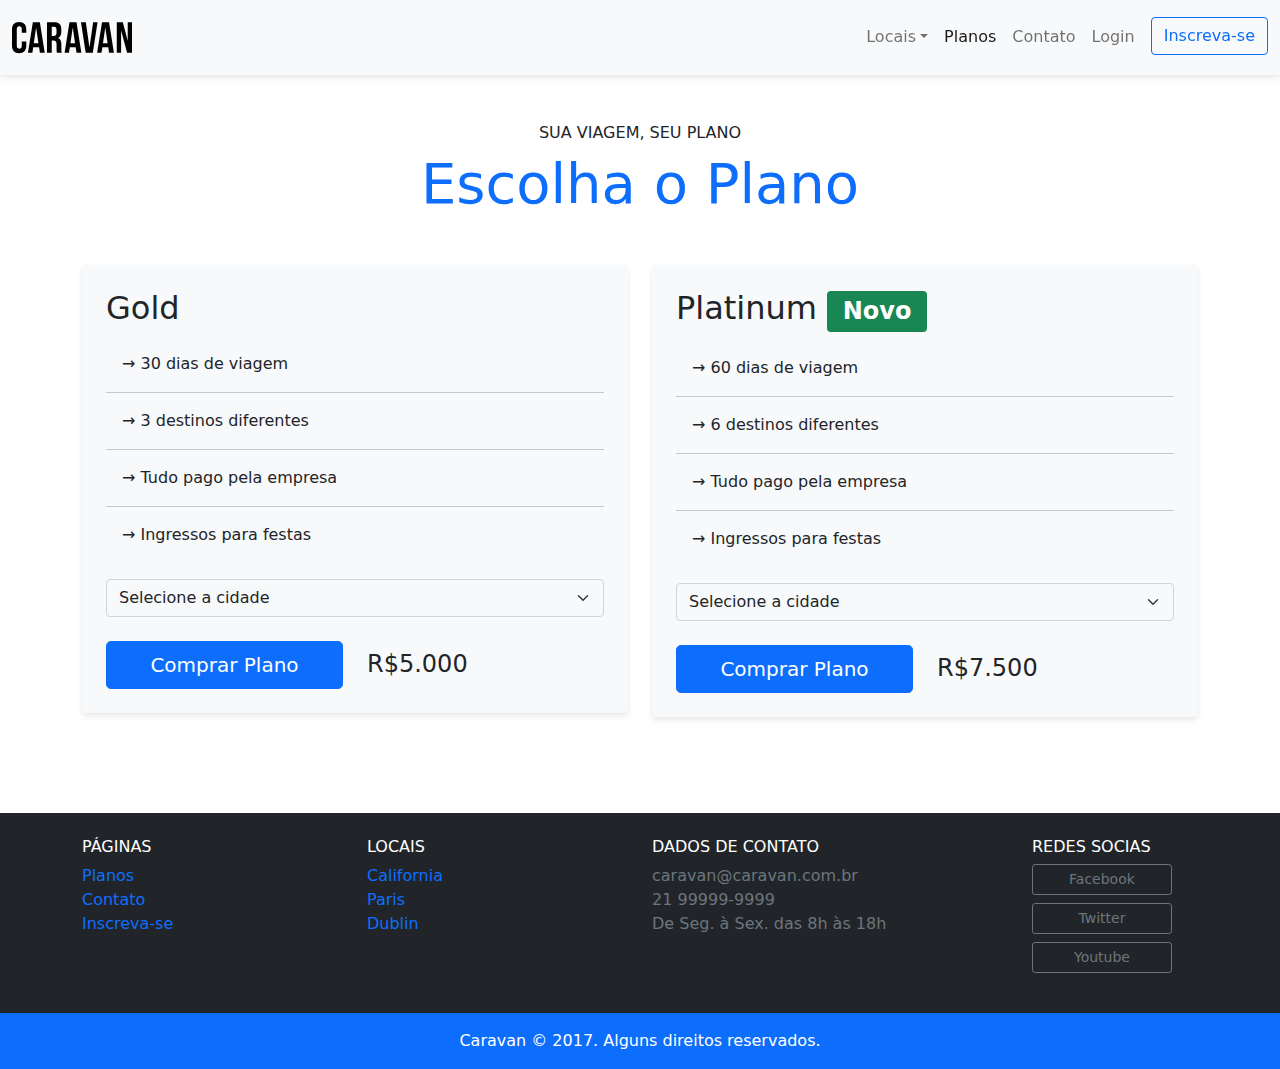
<file: planos.html>
<!DOCTYPE html>
<html lang="pt-br">
<head>
  <meta charset="UTF-8">
  <meta http-equiv="X-UA-Compatible" content="IE=edge">
  <meta name="viewport" content="width=device-width, initial-scale=1.0">
  <title>Caravan - Planos</title>
  
  <link rel="stylesheet" href="css/bootstrap.css">
  <link rel="stylesheet" href="css/style.css">
</head>
<body>
   <!-- MODAL -->
   <div class="modal fade" id="modalLogin" tabindex="-1" aria-labelledby="exampleModalLabel" aria-hidden="true">
    <div class="modal-dialog">
      <div class="modal-content">
        <div class="modal-header">
          <h5 class="modal-title" id="exampleModalLabel">Entre na sua conta</h5>
          <button type="button" class="btn-close" data-bs-dismiss="modal" aria-label="Close"></button>
        </div>
        <div class="modal-body">
          <form>
            <div class="mb-3">
              <label for="loginEmail" class="form-label">Email</label>
              <input type="email" class="form-control" id="loginEmail" aria-describedby="emailHelp">
            </div>
            <div class="mb-3">
              <label for="loginSenha" class="form-label">Senha</label>
              <input type="password" class="form-control" id="loginSenha">
            </div>
            <button type="submit" class="btn btn-primary">Entrar na conta</button>
            <div class="form-text">Esqueceu a senha? <a href="#">Clique aqui</a>.</div>
          </form>
        </div>
      </div>
    </div>
  </div>
  <!-- Fecha Modal -->
  <nav class="container-fluid navbar fixed-top navbar-expand-md navbar-light bg-light py-3 box-shadow">
    <a href="index.html" class="navbar-brand">
      <img src="img/caravan.svg" alt="Caravan">
    </a>
    <button class="navbar-toggler" type="button" data-bs-toggle="collapse" data-bs-target="#navbarSupportedContent" aria-controls="navbarSupportedContent" aria-expanded="false" aria-label="Abrir navegação">
      <span class="navbar-toggler-icon"></span>
    </button>

    <div class="collapse navbar-collapse" id="navbarSupportedContent">
      <ul class="navbar-nav ms-auto">
        <li class="nav-item dropdown">
          <a class="nav-link dropdown-toggle " id="navbarDropdown" role="button" data-bs-toggle="dropdown" aria-expanded="false" href="#">Locais</a>
          <div class="dropdown-menu" aria-labelledby="navbarDropdown">
            <a class="dropdown-item" href="local.html">California</a>
            <a class="dropdown-item" href="local.html">Paris</a>
            <a class="dropdown-item" href="local.html">Dublin</a>

          </div>
        </li>
        <li class="nav-item">
          <a class="nav-link active" href="planos.html">Planos</a>
        </li>
        <li class="nav-item">
          <a class="nav-link" href="contato.html">Contato</a>
        </li>
        <li class="nav-item">
          <a class="nav-link" href="#" data-bs-toggle="modal" data-bs-target="#modalLogin">Login</a>
        </li>
        <li class="nav-item">
          <a class="btn btn-outline-primary ms-md-2" href="inscricao.html">Inscreva-se</a>
        </li>
      </ul>
    </div>

  </nav>

  <section class="container">
    <div class="my-5 text-center">
      <span class="h6 d-block">SUA VIAGEM, SEU PLANO</span>
      <h1 class="display-4 text-primary">Escolha o Plano</h1>
    </div>
    <div class="row">
      <div class="col-md mb-5">
        <div class="bg-light rounded p-4 box-shadow">
          <h2>Gold</h2>
          <ul class="lista-plano list-unstyled">
            <li><span data-bs-toggle="tooltip" data-bs-placement="top" title="Isso mesmo, são 30 dias totais durante a viagem">→ 30 dias de viagem</span></li>
            <li>→ 3 destinos diferentes</li>
            <li>→ Tudo pago pela empresa</li>
            <li>→ Ingressos para festas</li>
          </ul>
          <form>
            <div class="input-group mb-3">
              <select class="form-select bg-light" id="inputCidades">
                <option selected>Selecione a cidade</option>
                <option value="1">California</option>
                <option value="2">Paris</option>
                <option value="3">Dublin</option>
              </select>
            </div>
          </form>
          <div class="row align-items-center mt-4">
            <div class="col">
              <a href="inscricao.html" class="btn btn-primary btn-lg d-block">Comprar Plano</a>
            </div>
            <div class="col">
              <span class="h4">
                R$5.000
              </span>
            </div>
          </div>
        </div>
      </div>
      <div class="col-md mb-5">
        <div class="bg-light rounded p-4 box-shadow">
          <h2>Platinum  <span class="badge bg-success">Novo</span></h2>
          <ul class="lista-plano list-unstyled">
            <li>→ 60  dias de viagem</li>
            <li>→ 6  destinos diferentes</li>
            <li>→ Tudo pago pela empresa</li>
            <li>→ Ingressos para festas</li>
          </ul>
          <form>
            <div class="input-group mb-3">
              <select class="form-select bg-light" id="inputCidades2">
                <option selected>Selecione a cidade</option>
                <option value="1">California</option>
                <option value="2">Paris</option>
                <option value="3">Dublin</option>
              </select>
            </div>
          </form>
          <div class="row align-items-center mt-4 ">
            <div class="col">
              <a href="inscricao.html" class="btn btn-primary btn-lg d-block">Comprar Plano</a>
            </div>
            <div class="col">
              <span class="h4">
                R$7.500
              </span>
            </div>
          </div>
        </div>
      </div>
    </div>
  </section>
  
  <footer class="bg-dark text-white mt-5" >
    <div class="container py-4">
      <div class="row">
        <div class="col-md-3 col-6">
          <h4 class="h6">
            PÁGINAS
          </h4>
          <ul class="list-unstyled ">
            <li><a class="text-decoration-none" href="planos.html">Planos</a></li>
            <li><a class="text-decoration-none" href="contato.html">Contato</a></li>
            <li><a class="text-decoration-none" href="inscricao.html">Inscreva-se</a></li>
          </ul>
        </div>
        <div class="col-md-3 col-6">
          <h4 class="h6">
            LOCAIS
          </h4>
          <ul class="list-unstyled">
            <li><a class="text-decoration-none" href="local.html">California</a></li>
            <li><a class="text-decoration-none" href="local.html">Paris</a></li>
            <li><a class="text-decoration-none" href="local.html">Dublin</a></li>
          </ul>
        </div>
        <div class="col-md-4">
          <h4 class="h6">
            DADOS DE CONTATO
          </h4>
          <ul class="list-unstyled text-secondary">
            <li>caravan@caravan.com.br</li>
            <li>21 99999-9999</li>
            <li>De Seg. à Sex. das 8h às 18h</li>
          </ul>
        </div>
        <div class="col-md-2">
          <h4 class="h6">
            REDES SOCIAS
          </h4>
          <ul class="list-unstyled text-secondary">
            <li><a style="max-width: 140px;" class="btn btn-outline-secondary btn-sm d-block mb-2" href="#">Facebook</a></li>
            <li><a style="max-width: 140px;" class="btn btn-outline-secondary btn-sm d-block mb-2" href="#">Twitter</a></li>
            <li><a style="max-width: 140px;" class="btn btn-outline-secondary btn-sm  d-block mb-2" href="#">Youtube</a></li>
          </ul>
        </div>
      </div>
    </div>
    <div class="bg-primary text-center py-3">
      <p class="mb-0">
        Caravan © 2017. Alguns direitos reservados.
      </p>
    </div>
  </footer>
  
  <script type="text/javascript" src="js/popper.min.js"></script>
  <script type="text/javascript" src="js/bootstrap.js"></script>
  <script type="text/javascript" src="js/app.js"></script>
</body>
</html>
</file>
<file: css/style.css>
body{
  padding-top: 75px;
}

.box-shadow{
  box-shadow: 0 2px 4px 0 rgba(0,0,0,.05), 0 4px 8px 0 rgba(0,0,0,.05);
}

.animation{

  transition: transform 1s ease, opacity .5s ease-out
}

.accordion-item{
  border: none;
}

.anima-tab{
  transition: .4s ease-out;
}

#home-quote{
  background: url('../img/bg-quote.jpg') center center;
  background-size: cover;
}

.lista-plano li + li{
  border-top: 1px solid rgba(0,0,0,.2);
}

.lista-plano li{
  padding: 1rem;
}

@media (max-width:767px){
  body{
    padding-top: 0;
  }

  .fixed-top{
    position: relative;
  }
  
  #home-quote .display-4{
    font-size: 2.5rem;
  }

}
</file>
